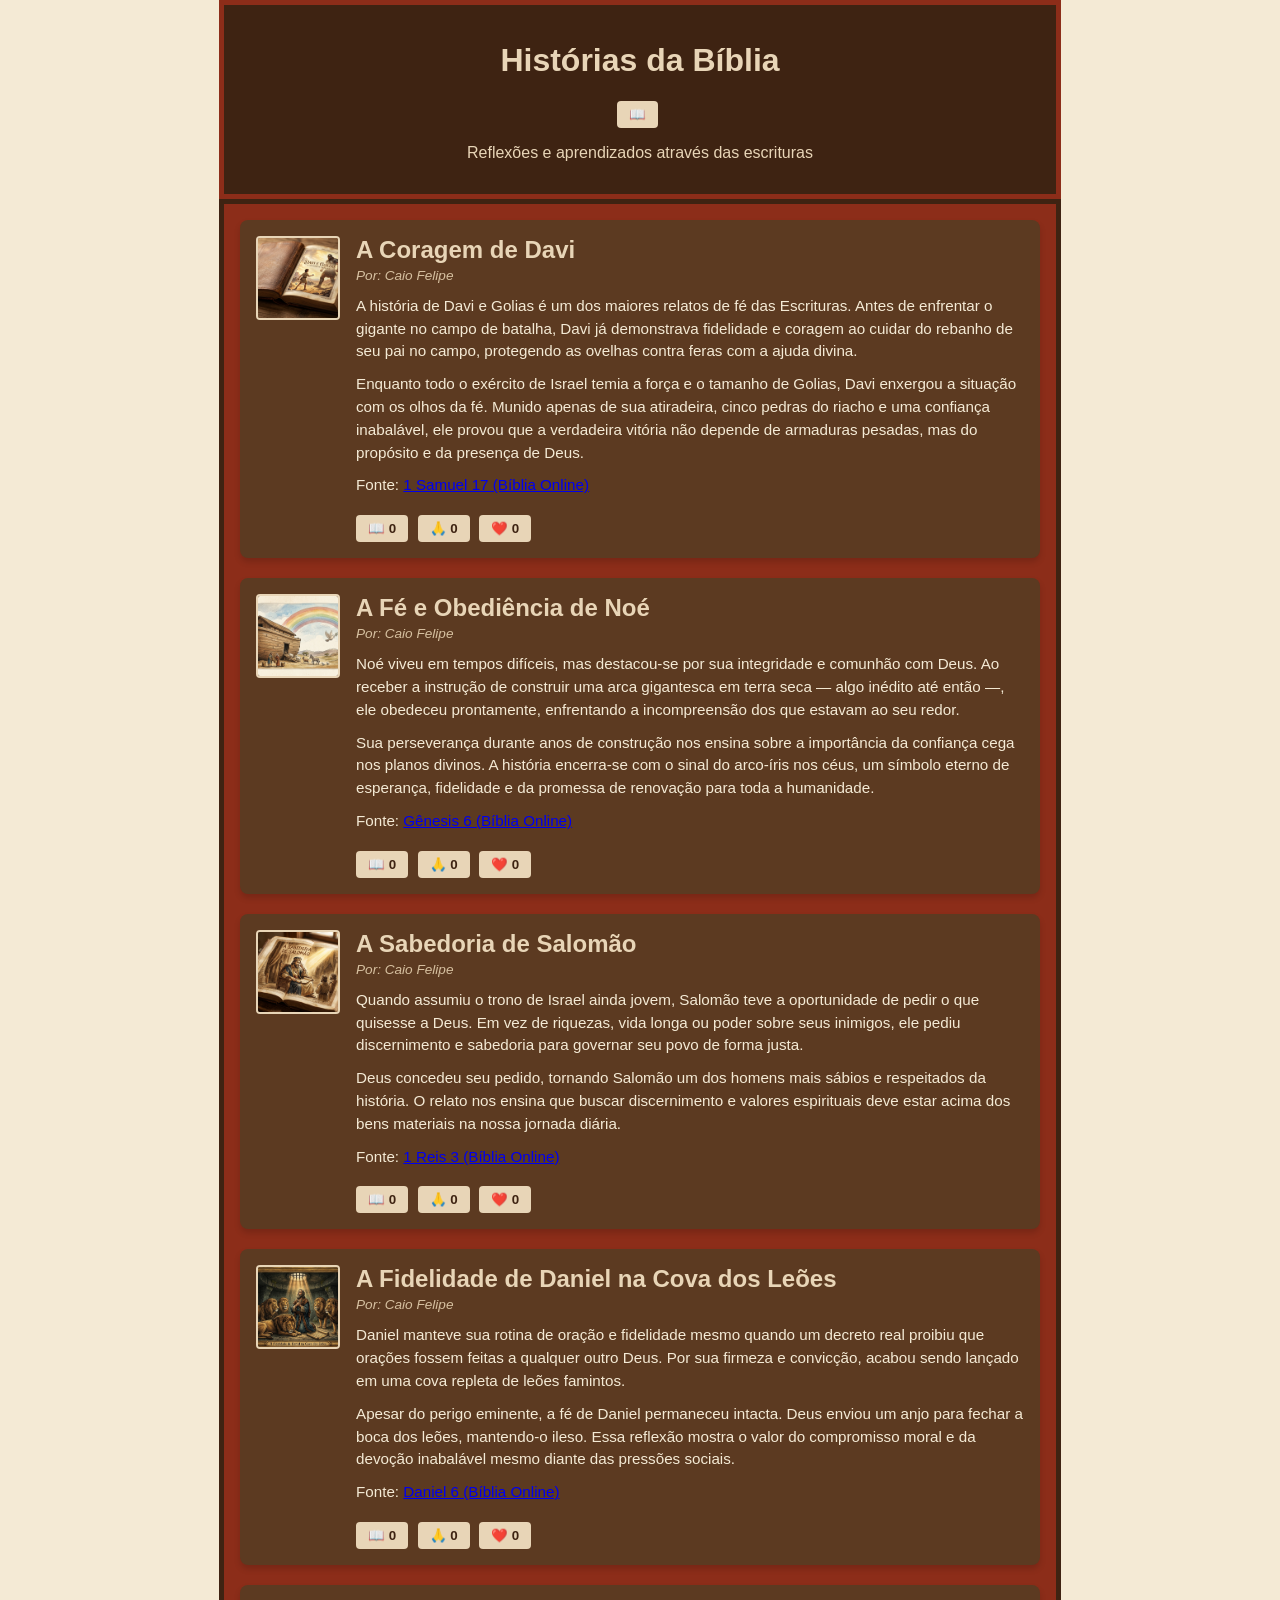
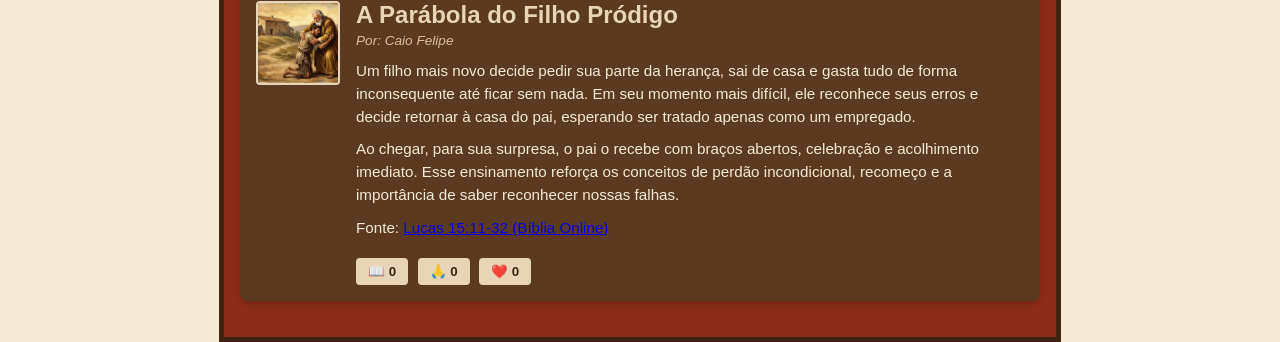
<file: index.html>
<!DOCTYPE html>
<html lang="pt-br">
<head>
    <meta charset="UTF-8">
    <meta name="viewport" content="width=device-width, initial-scale=1.0">
    <title>Histórias Bíblicas</title>
    <link rel="stylesheet" href="style.css">
</head>

<body>
    <header>
        <div class="topo-header">
            <h1>Histórias da Bíblia</h1>
            <!-- Botão de alternar tema -->
            <button id="toggle-theme" class="btn-tema" aria-label="Alternar modo escuro e claro">
                <span class="icone-biblia">📖</span>
            </button>
        </div>
        <p>Reflexões e aprendizados através das escrituras</p>
    </header>
    
    <main>
        <!-- História 1 -->
        <article>
            <img src="davi.png" alt="Ilustração de uma Bíblia antiga aberta mostrando o jovem Davi enfrentando o gigante Golias">
            <div class="conteudo-card">
                <h2>A Coragem de Davi</h2>
                <p class="autor">Por: Caio Felipe</p>

                <div class="texto-historia">
                    <p>A história de Davi e Golias é um dos maiores relatos de fé das Escrituras. Antes de enfrentar o gigante no campo de batalha, Davi já demonstrava fidelidade e coragem ao cuidar do rebanho de seu pai no campo, protegendo as ovelhas contra feras com a ajuda divina.</p>
                    <p>Enquanto todo o exército de Israel temia a força e o tamanho de Golias, Davi enxergou a situação com os olhos da fé. Munido apenas de sua atiradeira, cinco pedras do riacho e uma confiança inabalável, ele provou que a verdadeira vitória não depende de armaduras pesadas, mas do propósito e da presença de Deus.</p>
                    <p class="artigo-fonte">Fonte: <a href="https://www.bibliaonline.com.br/nvi/1sm/17" target="_blank" rel="noopener noreferrer">1 Samuel 17 (Bíblia Online)</a></p>
                </div>

                <div class="botoes-interacao">
                    <button class="btn-interacao">📖 <span>0</span></button>
                    <button class="btn-interacao">🙏 <span>0</span></button>
                    <button class="btn-interacao">❤️ <span>0</span></button>
                </div>
            </div>
        </article>

        <!-- História 2 -->
        <article>
            <img src="noe.png" alt="Ilustração em aquarela da Arca de Noé com animais, uma pomba e um arco-íris ao fundo">
            <div class="conteudo-card">
                <h2>A Fé e Obediência de Noé</h2>
                <p class="autor">Por: Caio Felipe</p>

                <div class="texto-historia">
                    <p>Noé viveu em tempos difíceis, mas destacou-se por sua integridade e comunhão com Deus. Ao receber a instrução de construir uma arca gigantesca em terra seca — algo inédito até então —, ele obedeceu prontamente, enfrentando a incompreensão dos que estavam ao seu redor.</p>
                    <p>Sua perseverança durante anos de construção nos ensina sobre a importância da confiança cega nos planos divinos. A história encerra-se com o sinal do arco-íris nos céus, um símbolo eterno de esperança, fidelidade e da promessa de renovação para toda a humanidade.</p>
                    <p class="artigo-fonte">Fonte: <a href="https://www.bibliaonline.com.br/nvi/gn/6" target="_blank" rel="noopener noreferrer">Gênesis 6 (Bíblia Online)</a></p>
                </div>

                <div class="botoes-interacao">
                    <button class="btn-interacao">📖 <span>0</span></button>
                    <button class="btn-interacao">🙏 <span>0</span></button>
                    <button class="btn-interacao">❤️ <span>0</span></button>
                </div>
            </div>
        </article>

        <!-- História 3 -->
        <article>
            <img src="salomao.png" alt="Ilustração de estilo manual do Rei Salomão sentado em um trono de pedra, segurando um cetro e um livro aberto, enquanto uma pomba branca desce em direção a ele.">
            <div class="conteudo-card">
                <h2>A Sabedoria de Salomão</h2>
                <p class="autor">Por: Caio Felipe</p>

                <div class="texto-historia">
                    <p>Quando assumiu o trono de Israel ainda jovem, Salomão teve a oportunidade de pedir o que quisesse a Deus. Em vez de riquezas, vida longa ou poder sobre seus inimigos, ele pediu discernimento e sabedoria para governar seu povo de forma justa.</p>
                    <p>Deus concedeu seu pedido, tornando Salomão um dos homens mais sábios e respeitados da história. O relato nos ensina que buscar discernimento e valores espirituais deve estar acima dos bens materiais na nossa jornada diária.</p>
                    <p class="artigo-fonte">Fonte: <a href="https://www.bibliaonline.com.br/nvi/1rs/3" target="_blank" rel="noopener noreferrer">1 Reis 3 (Bíblia Online)</a></p>
                </div>

                <div class="botoes-interacao">
                    <button class="btn-interacao">📖 <span>0</span></button>
                    <button class="btn-interacao">🙏 <span>0</span></button>
                    <button class="btn-interacao">❤️ <span>0</span></button>
                </div>
            </div>
        </article>

        <!-- História 4 -->
        <article>
            <img src="daniel.png" alt="Ilustração gravada de Daniel orando pacificamente cercado por leões em uma cova de pedra">
            <div class="conteudo-card">
                <h2>A Fidelidade de Daniel na Cova dos Leões</h2>
                <p class="autor">Por: Caio Felipe</p>

                <div class="texto-historia">
                    <p>Daniel manteve sua rotina de oração e fidelidade mesmo quando um decreto real proibiu que orações fossem feitas a qualquer outro Deus. Por sua firmeza e convicção, acabou sendo lançado em uma cova repleta de leões famintos.</p>
                    <p>Apesar do perigo eminente, a fé de Daniel permaneceu intacta. Deus enviou um anjo para fechar a boca dos leões, mantendo-o ileso. Essa reflexão mostra o valor do compromisso moral e da devoção inabalável mesmo diante das pressões sociais.</p>
                    <p class="artigo-fonte">Fonte: <a href="https://www.bibliaonline.com.br/nvi/dn/6" target="_blank" rel="noopener noreferrer">Daniel 6 (Bíblia Online)</a></p>
                </div>

                <div class="botoes-interacao">
                    <button class="btn-interacao">📖 <span>0</span></button>
                    <button class="btn-interacao">🙏 <span>0</span></button>
                    <button class="btn-interacao">❤️ <span>0</span></button>
                </div>
            </div>
        </article>

        <!-- História 5 -->
        <article>
            <img src="filho.png" alt="Uma pintura a óleo em estilo manual e rústico, mostrando o abraço emocionado entre o pai, de barba branca e túnica amarela, e seu filho pródigo, com roupas humildes e de joelhos. O fundo tem tons terrosos e uma casa simples de pedra no campo.">
            <div class="conteudo-card">
                <h2>A Parábola do Filho Pródigo</h2>
                <p class="autor">Por: Caio Felipe</p>

                <div class="texto-historia">
                    <p>Um filho mais novo decide pedir sua parte da herança, sai de casa e gasta tudo de forma inconsequente até ficar sem nada. Em seu momento mais difícil, ele reconhece seus erros e decide retornar à casa do pai, esperando ser tratado apenas como um empregado.</p>
                    <p>Ao chegar, para sua surpresa, o pai o recebe com braços abertos, celebração e acolhimento imediato. Esse ensinamento reforça os conceitos de perdão incondicional, recomeço e a importância de saber reconhecer nossas falhas.</p>
                    <p class="artigo-fonte">Fonte: <a href="https://www.bibliaonline.com.br/nvi/lc/15/11-32" target="_blank" rel="noopener noreferrer">Lucas 15:11-32 (Bíblia Online)</a></p>
                </div>

                <div class="botoes-interacao">
                    <button class="btn-interacao">📖 <span>0</span></button>
                    <button class="btn-interacao">🙏 <span>0</span></button>
                    <button class="btn-interacao">❤️ <span>0</span></button>
                </div>
            </div>
        </article>
    </main>

    <script>
        // Lógica para os botões de reação
        const botoesReacao = document.querySelectorAll(".botoes-interacao .btn-interacao");
        
        botoesReacao.forEach(function(botao) {
            let curtiu = false;
            
            botao.addEventListener("click", function() {
                let texto = botao.querySelector("span");
                
                if (curtiu === false) {
                    texto.textContent = Number(texto.textContent) + 1;
                    curtiu = true;
                } else { 
                    texto.textContent = Number(texto.textContent) - 1;
                    curtiu = false;
                }
            });
        });

        // Lógica para alternar o modo escuro
        const btnTema = document.getElementById("toggle-theme");
        
        btnTema.addEventListener("click", function() {
            document.body.classList.toggle("dark-mode");
        });
    </script>
</body>
</html>
</file>
<file: style.css>
body {
    margin: 0;
    font-family: Arial, sans-serif;
    background-color: #F4EAD5;
    color: #2C1D11;
}

header {
    background-color: #3E2312;
    color: #E8D5B7;
    text-align: center;
    max-width: 800px;
    margin: 0 auto;
    padding: 16px;
    border: 5px solid #8C2D19;
}

main {
    background-color: #8C2D19;
    color: #F4EAD5;
    max-width: 800px;
    margin: 0 auto;
    padding: 16px;
    border: 5px solid #3E2312;
}

article {
    display: flex;
    align-items: flex-start;
    gap: 16px;
    margin-bottom: 20px;
    background-color: #5C3A21;
    padding: 16px;
    border-radius: 8px;
    box-shadow: 0 4px 6px rgba(0, 0, 0, 0.15);
}

img {
    width: 80px;
    height: 80px;
    border-radius: 4px;
    object-fit: cover;
    border: 2px solid #E8D5B7;
    flex-shrink: 0;
}

.conteudo-card {
    display: flex;
    flex-direction: column;
}

h2 {
    margin: 0 0 4px 0;
    color: #E8D5B7;
}

.autor {
    font-style: italic;
    font-size: 0.85rem;
    margin: 0 0 12px 0;
    color: #D6C0A0;
}

.texto-historia p {
    margin: 0 0 10px 0;
    line-height: 1.5;
    font-size: 0.95rem;
    color: #F4EAD5;
}

.botoes-interacao {
    margin-top: 8px;
}

button {
    background-color: #E8D5B7;
    border: none;
    padding: 6px 12px;
    border-radius: 4px;
    font-weight: bold;
    cursor: pointer;
    margin-right: 5px;
    color: #3E2312;
    transition: background-color 0.2s;
}

button:hover {
    background-color: #D6C0A0;
}
</file>
